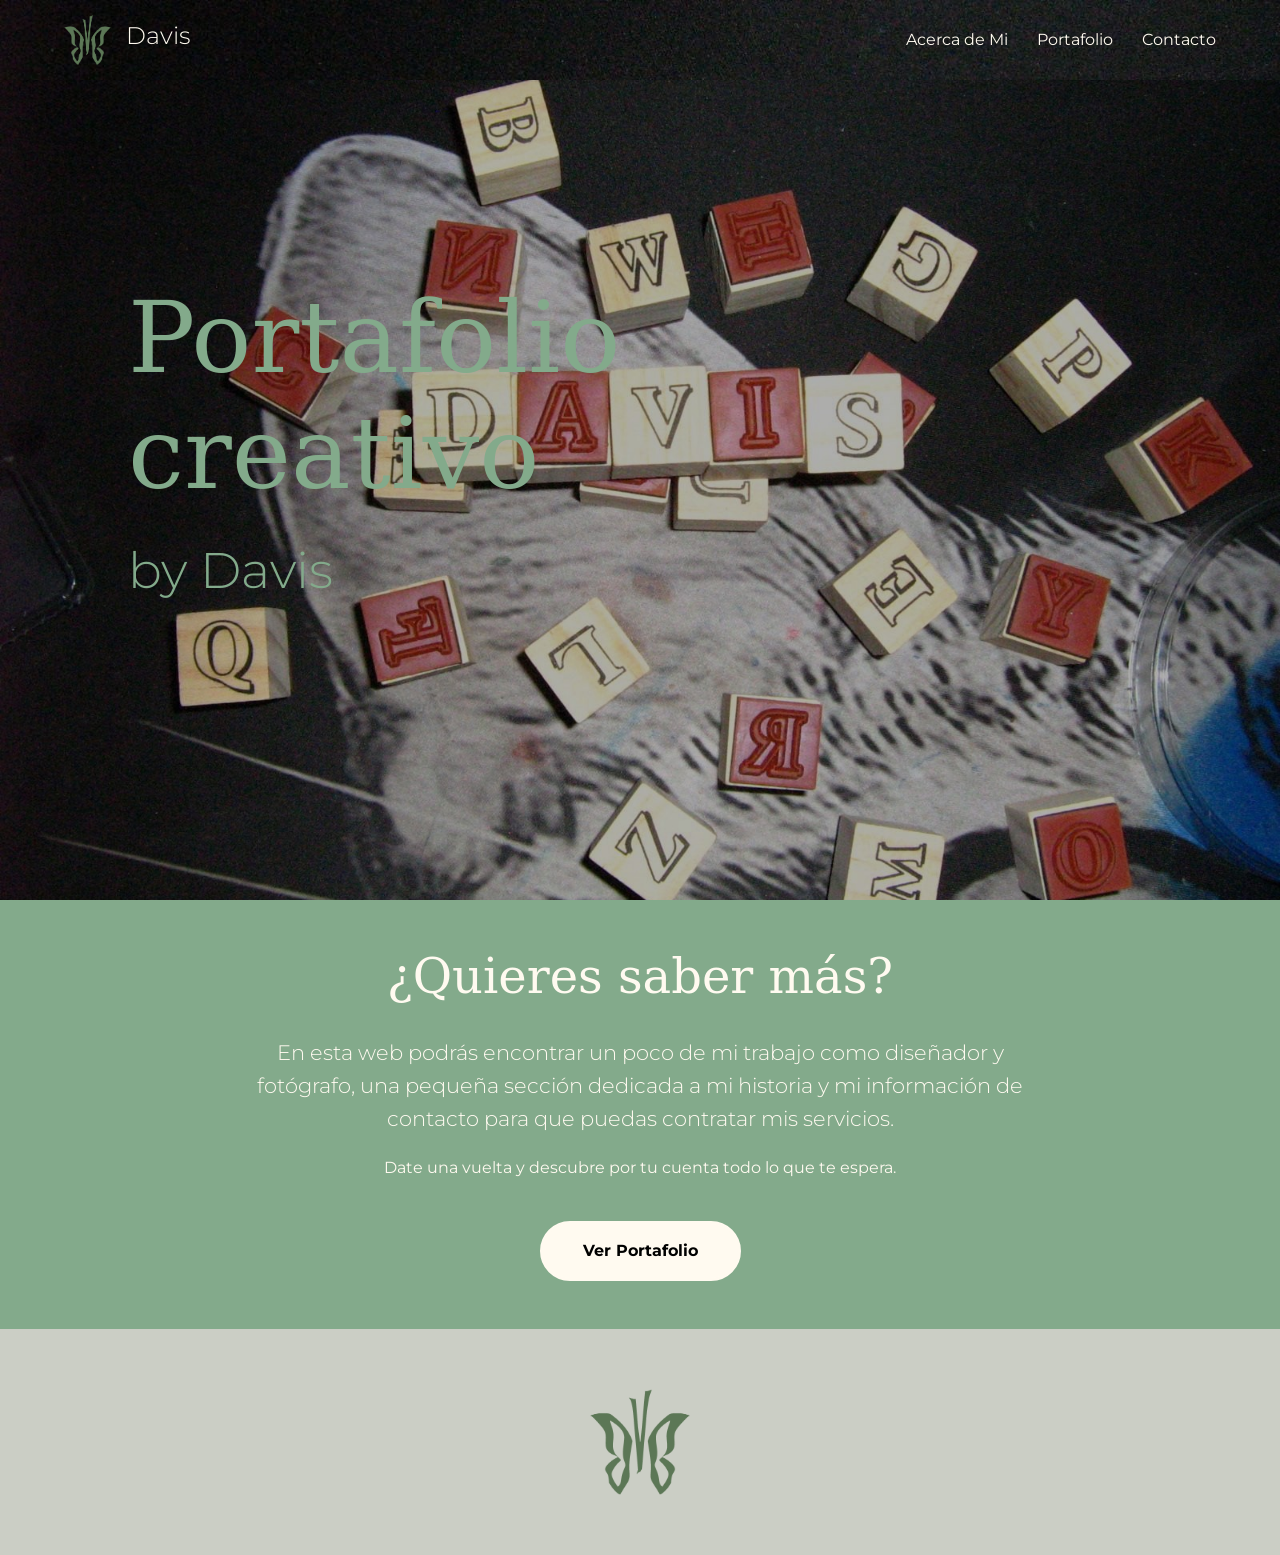
<file: index.html>
<!doctype html>
<html lang="es">
<head>
    <meta charset="utf-8">
    <title>Inicio | Portafolio de Davis</title>
	<!-- Favicon package generated by Favicon.im Generator -->
	<link rel="icon" type="image/x-icon" href="rsrcs/favicon.ico">
	
    <link href="https://cdn.jsdelivr.net/npm/bootstrap@5.3.3/dist/css/bootstrap.min.css" rel="stylesheet" integrity="sha384-QWTKZyjpPEjISv5WaRU9OFeRpok6YctnYmDr5pNlyT2bRjXh0JMhjY6hW+ALEwIH" crossorigin="anonymous">
    
    <link rel="stylesheet" href="inicio.css">
    <link href="https://fonts.googleapis.com/css2?family=Abril+Fatface&family=Montserrat:wght@300;400;700&display=swap" rel="stylesheet">
</head>
<body>
    
    <header class="encabezado">
        <div class="logotipo">
            <a href="index.html"> 
                <img src="rsrcs/Mariposa5.png" alt="Logo de Davis" class="logotipo-img">
            </a>
            <h2 class="logotipo-nombre">Davis</h2>
        </div>
        <nav class="navegacion">
            <a href="acerca.html" class="navegacion-enlace">Acerca de Mi</a>
            <a href="portafolio.html" class="navegacion-enlace">Portafolio</a>
            <a href="contacto.html" class="navegacion-enlace">Contacto</a>
        </nav>
    </header>

    <main>
        <section class="seccion-portada">
            <img src="rsrcs/497526911_3805428859747626_1744167629574728187_n.jpg" alt="Imagen de fondo creativa" class="imagen-fondo">
            <div class="capa-texto">
                <h1 class="titulo-hero">Portafolio<p></p>creativo<br><span>by Davis</span></h1>
            </div>
        </section>

        <section class="seccion-introduccion text-center py-5">
            <h2 class="titulo-secundario">¿Quieres saber más?</h2>
            
            <div class="contenedor-texto">
                <p class="texto-destacado">
                    En esta web podrás encontrar un poco de mi trabajo como diseñador y fotógrafo, una pequeña sección dedicada a mi historia y mi información de contacto para que puedas contratar mis servicios. 
                </p>
                <p class="texto-invitacion">
                    Date una vuelta y descubre por tu cuenta todo lo que te espera.
                </p>
            </div>

            <a href="portafolio.html" class="boton-portafolio btn btn-outline-dark">Ver Portafolio</a>
        </section>
    </main>

    <footer class="pie-pagina">
        <a href="#top">
   			 <img src="rsrcs/Mariposa5.png" alt="Volver arriba" style="width: 100px;">
		</a>
    </footer>

</body>
</html>
</file>
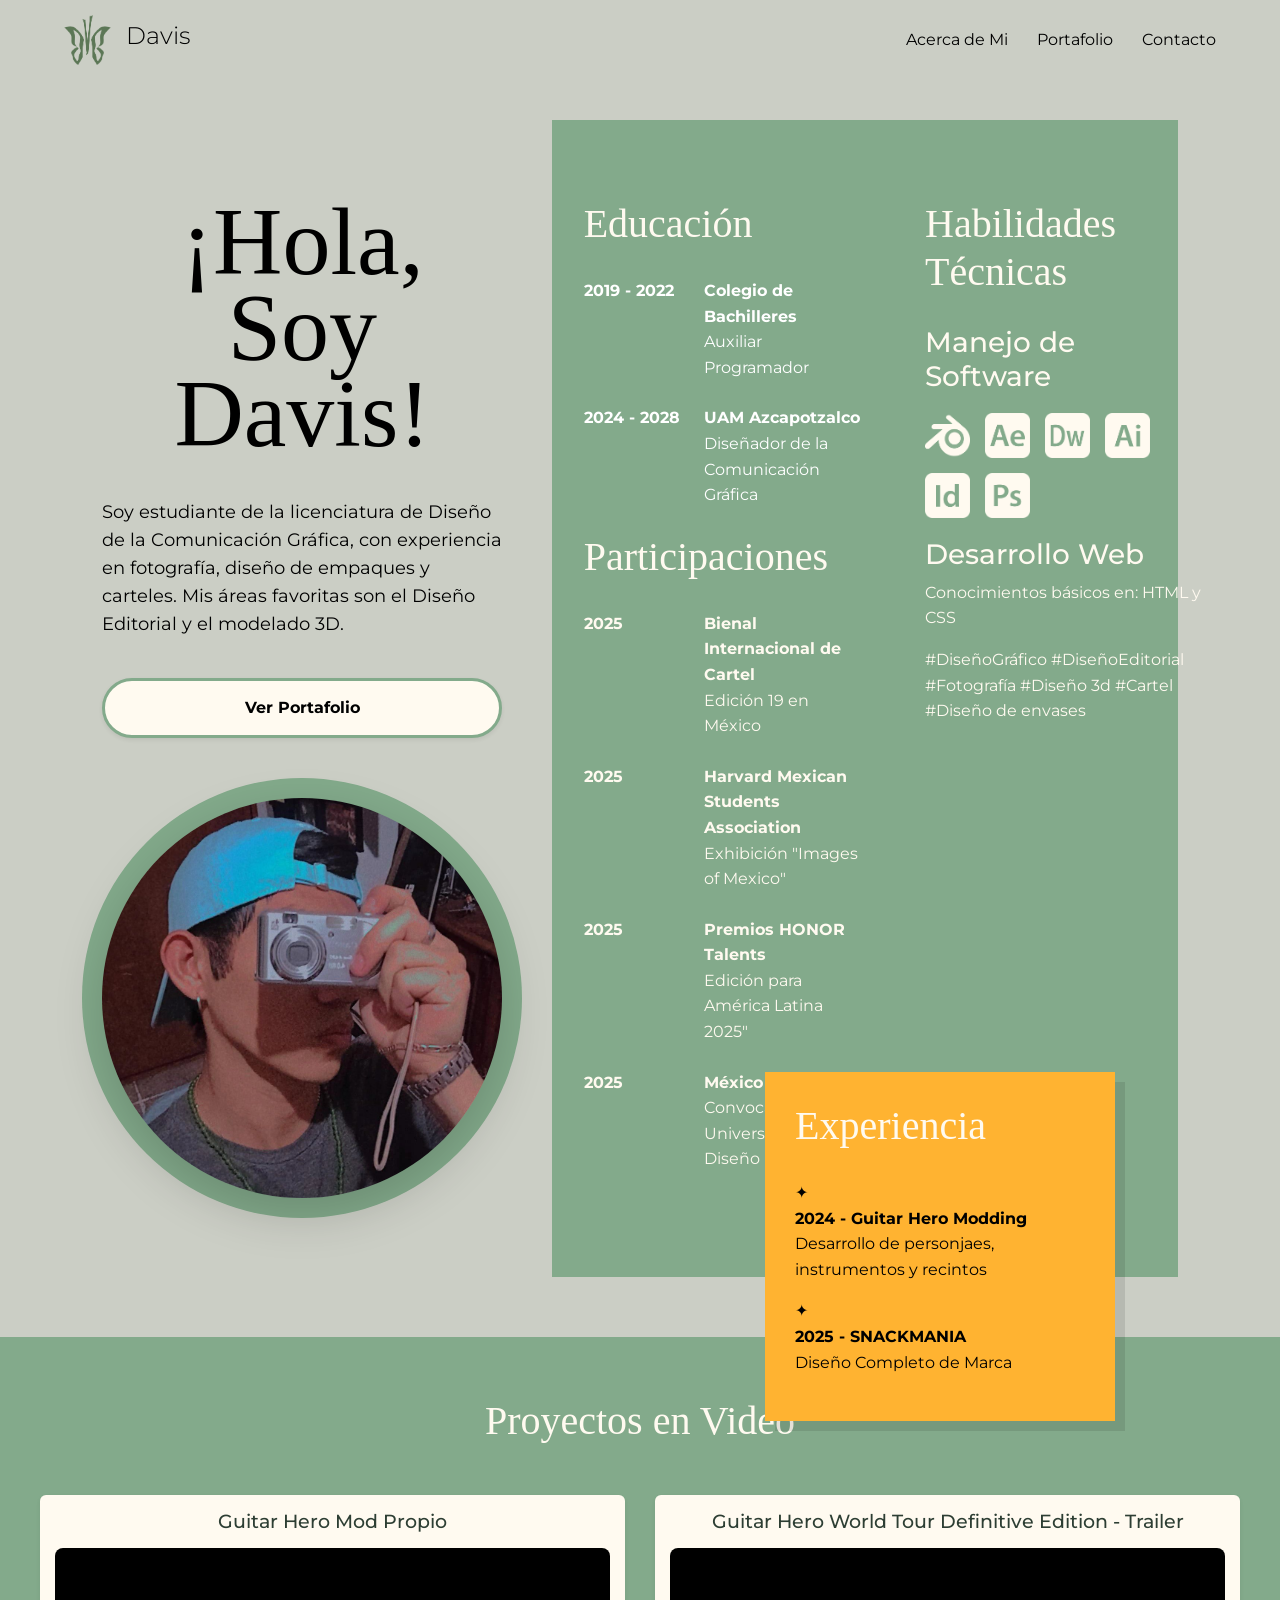
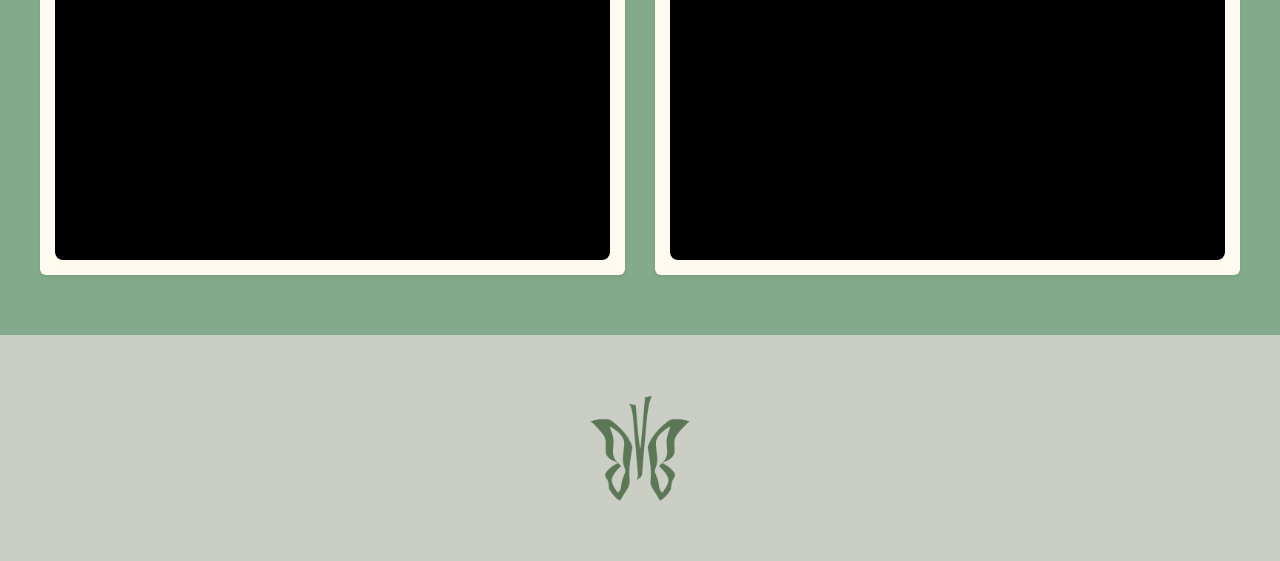
<file: acerca.html>
<!doctype html>
<html lang="es">
<head>
    <meta charset="utf-8">
    <title>Acerca de Mi | Davis</title>
	<!-- Favicon package generated by Favicon.im Generator -->
	<link rel="icon" type="image/x-icon" href="rsrcs/favicon.ico">
    
    <link href="https://cdn.jsdelivr.net/npm/bootstrap@5.3.3/dist/css/bootstrap.min.css" rel="stylesheet">
    
    <link href="acerca.css" rel="stylesheet" type="text/css">
    
    <link rel="preconnect" href="https://fonts.googleapis.com">
    <link rel="preconnect" href="https://fonts.gstatic.com" crossorigin>
    <link href="https://fonts.googleapis.com/css2?family=Cherry+Cream+Soda&family=Montserrat:wght@300;400;700&display=swap" rel="stylesheet">

    
</head>

<body>
    <header class="encabezado">
        <div class="logotipo">
            <a href="index.html"> 
                <img src="rsrcs/Mariposa5.png" alt="Logo de Davis" class="logotipo-img">
            </a>
            <h2 class="logotipo-nombre">Davis</h2>
        </div>
        <nav class="navegacion">
            <a href="acerca.html" class="navegacion-enlace">Acerca de Mi</a>
            <a href="portafolio.html" class="navegacion-enlace">Portafolio</a>
            <a href="contacto.html" class="navegacion-enlace">Contacto</a>
        </nav>
    </header>

    <main class="contenedor-principal">
        <section class="presentacion">
            <div class="columna-texto">
                <h1 class="titulo-principal">¡Hola,<br>Soy Davis!</h1>
                <p class="descripcion-perfil">
                    Soy estudiante de la licenciatura de Diseño de la Comunicación Gráfica, con experiencia en fotografía, diseño de empaques y carteles. Mis áreas favoritas son el Diseño Editorial y el modelado 3D.
                </p>
                <a href="portafolio.html" class="boton-portafolio btn shadow-sm">Ver Portafolio</a>
            </div>

            <div class="columna-imagen">
                <div class="marco-foto">
                    <div class="circulo-decorativo"></div>
                    <img src="rsrcs/Davis.jpg" alt="Fotografía de Davis" class="foto-perfil rounded-circle shadow-lg">
                </div>
            </div>
        </section>

        <section class="bloque-informacion">
            <div class="contenedor-grid">
                
                <div class="columna-izquierda">
                    <h2 class="titulo-seccion">Educación</h2>
                    <article class="item-historial">
                        <span class="fecha">2019 - 2022</span>
                        <div class="detalle"><strong>Colegio de Bachilleres</strong><br>Auxiliar Programador</div>
                    </article>
                    <article class="item-historial">
                        <span class="fecha">2024 - 2028</span>
                        <div class="detalle"><strong>UAM Azcapotzalco</strong><br>Diseñador de la Comunicación Gráfica</div>
                    </article>
                    
                    <h2 class="titulo-seccion">Participaciones</h2>
                    <article class="item-historial oscuro">
                        <span class="fecha">2025</span>
                        <div class="detalle"><strong>Bienal Internacional de Cartel</strong><br>Edición 19 en México</div>
                    </article>
                    <article class="item-historial oscuro">
                        <span class="fecha">2025</span>
                        <div class="detalle"><strong>Harvard Mexican Students Association</strong><br>Exhibición "Images of Mexico"</div>
                    </article>
                    <article class="item-historial oscuro">
                        <span class="fecha">2025</span>
                        <div class="detalle"><strong>Premios HONOR Talents</strong><br>Edición para América Latina 2025"</div>
                    </article>
                    <article class="item-historial oscuro">
                        <span class="fecha">2025</span>
                        <div class="detalle"><strong>México OPEN CITY</strong><br>Convocatorioa Universitaria de Diseño "MCO" 2026</div>
                    </article>
                </div>

                <div class="columna-derecha">
                    <h2 class="titulo-seccion resaltado-amarillo">Habilidades Técnicas</h2>
                    
                    <div class="grupo-software">
                        <h3>Manejo de Software</h3>
                        <div class="lista-iconos">
                            <span class="icono-caja"><img src="rsrcs/blender-svgrepo-com.png" alt="Blender"></span>
                            <span class="icono-caja"><img src="rsrcs/aftereffects-svgrepo-com.png" alt="After Effects"></span>
                            <span class="icono-caja"><img src="rsrcs/dreamweaver-svgrepo-com.png" alt="Dreamweaver"></span>
                            <span class="icono-caja"><img src="rsrcs/illustrator-svgrepo-com.png" alt="Illustrator"></span>
                            <span class="icono-caja"><img src="rsrcs/indesign-svgrepo-com.png" alt="InDesign"></span>
                            <span class="icono-caja"><img src="rsrcs/photoshop-svgrepo-com.png" alt="Photoshop"></span>
                        </div>
                    </div>

                    <div class="desarrollo-web">
                        <h3>Desarrollo Web</h3>
                        <p>Conocimientos básicos en: HTML y CSS</p>
                    </div>

                    <div class="etiquetas-habilidades">
                        <span class="etiqueta">#DiseñoGráfico</span>
                        <span class="etiqueta">#DiseñoEditorial</span>
                        <span class="etiqueta">#Fotografía</span>
                        <span class="etiqueta">#Diseño 3d</span>
                        <span class="etiqueta">#Cartel</span>
                        <span class="etiqueta">#Diseño de envases</span>
                    </div>
                </div>
            </div>

            <aside class="caja-experiencia">
                <h2 class="titulo-seccion">Experiencia</h2>
                <div class="experiencia-item">
                    <span class="estrella">✦</span>
                    <div><strong>2024 - Guitar Hero Modding</strong><p>Desarrollo de personjaes, instrumentos y recintos</p></div>
                </div>
                <div class="experiencia-item">
                    <span class="estrella">✦</span>
                    <div><strong>2025 - SNACKMANIA</strong><p>Diseño Completo de Marca</p></div>
                </div>
            </aside>
        </section>
    </main>
	
	<section class="seccion-videos">
            <h2 class="titulo-seccion" style="color:">Proyectos en Video</h2>
            <div class="contenedor-videos">
                <div class="video-card shadow-sm rounded">
                    <h3>Guitar Hero Mod Propio</h3>
                    <div class="video-wrapper">
                        <iframe src="https://www.youtube.com/embed/20baI8AlyKg" frameborder="0" allowfullscreen></iframe>
                    </div>
                </div>
                <div class="video-card shadow-sm rounded">
                    <h3>Guitar Hero World Tour Definitive Edition - Trailer</h3>
                    <div class="video-wrapper">
                        <iframe src="https://www.youtube.com/embed/51qtFu59r0Q" frameborder="0" allowfullscreen></iframe>
                    </div>
                </div>
            </div>
        </section>
	
	<style>
        .seccion-videos {
			display: block;
            padding: 60px 2%;
            background-color: #83aa8b;
            text-align: center;
        }
        .contenedor-videos {
            gap: 30px;
            margin-top: 40px;
        }
        .video-card {
            background: #fffaf0;
            padding: 15px;
            transition: transform 0.3s ease;
        }
        .video-card:hover {
            transform: translateY(-10px);
        }
        .video-wrapper {
            position: relative;
            padding-bottom: 56.25%;
            height: 0;
            overflow: hidden;
        }
        .video-wrapper iframe {
            position: absolute;
            top: 0;
            left: 0;
            width: 100%;
            height: 100%;
            border-radius: 8px;
        }
    </style>

    <footer class="pie-pagina">
        <a href="#top">
   			 <img src="rsrcs/Mariposa5.png" alt="Volver arriba" style="width: 100px;">
		</a>
    </footer>
</body>
</html>
</file>
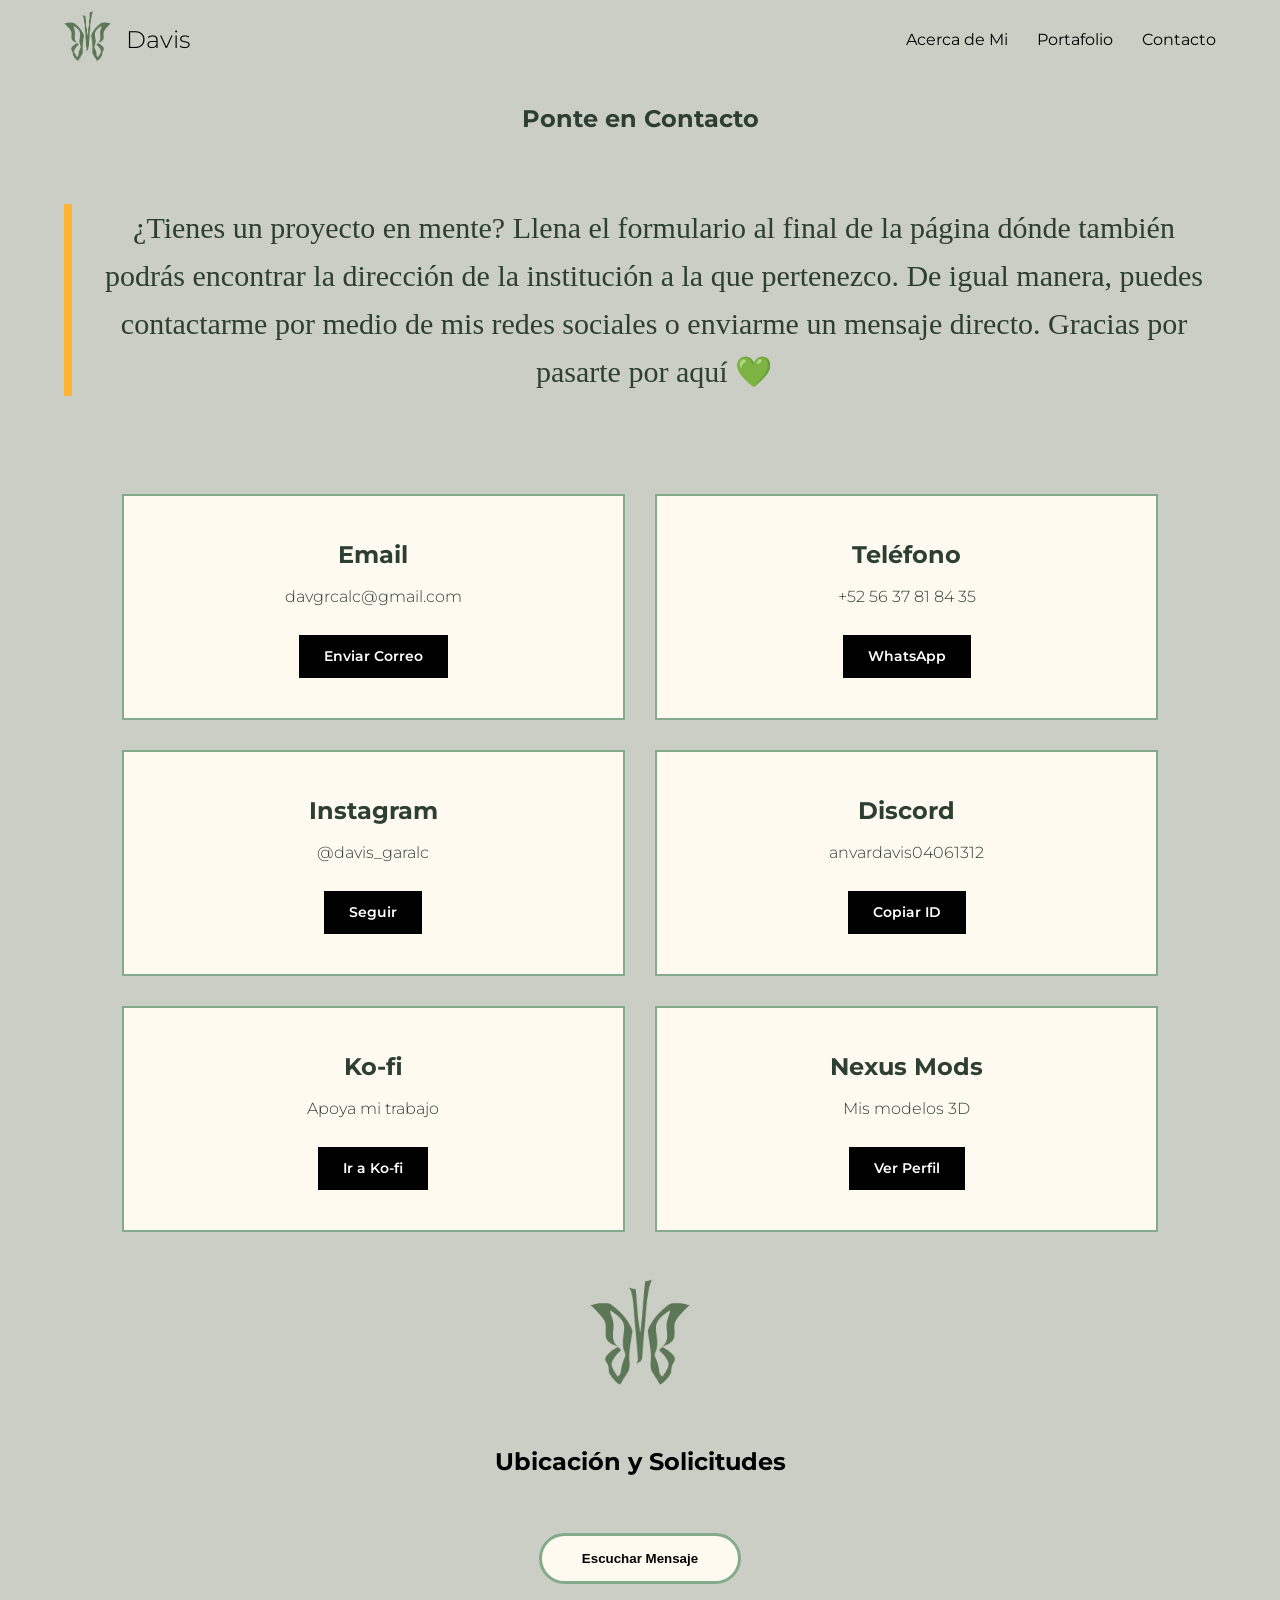
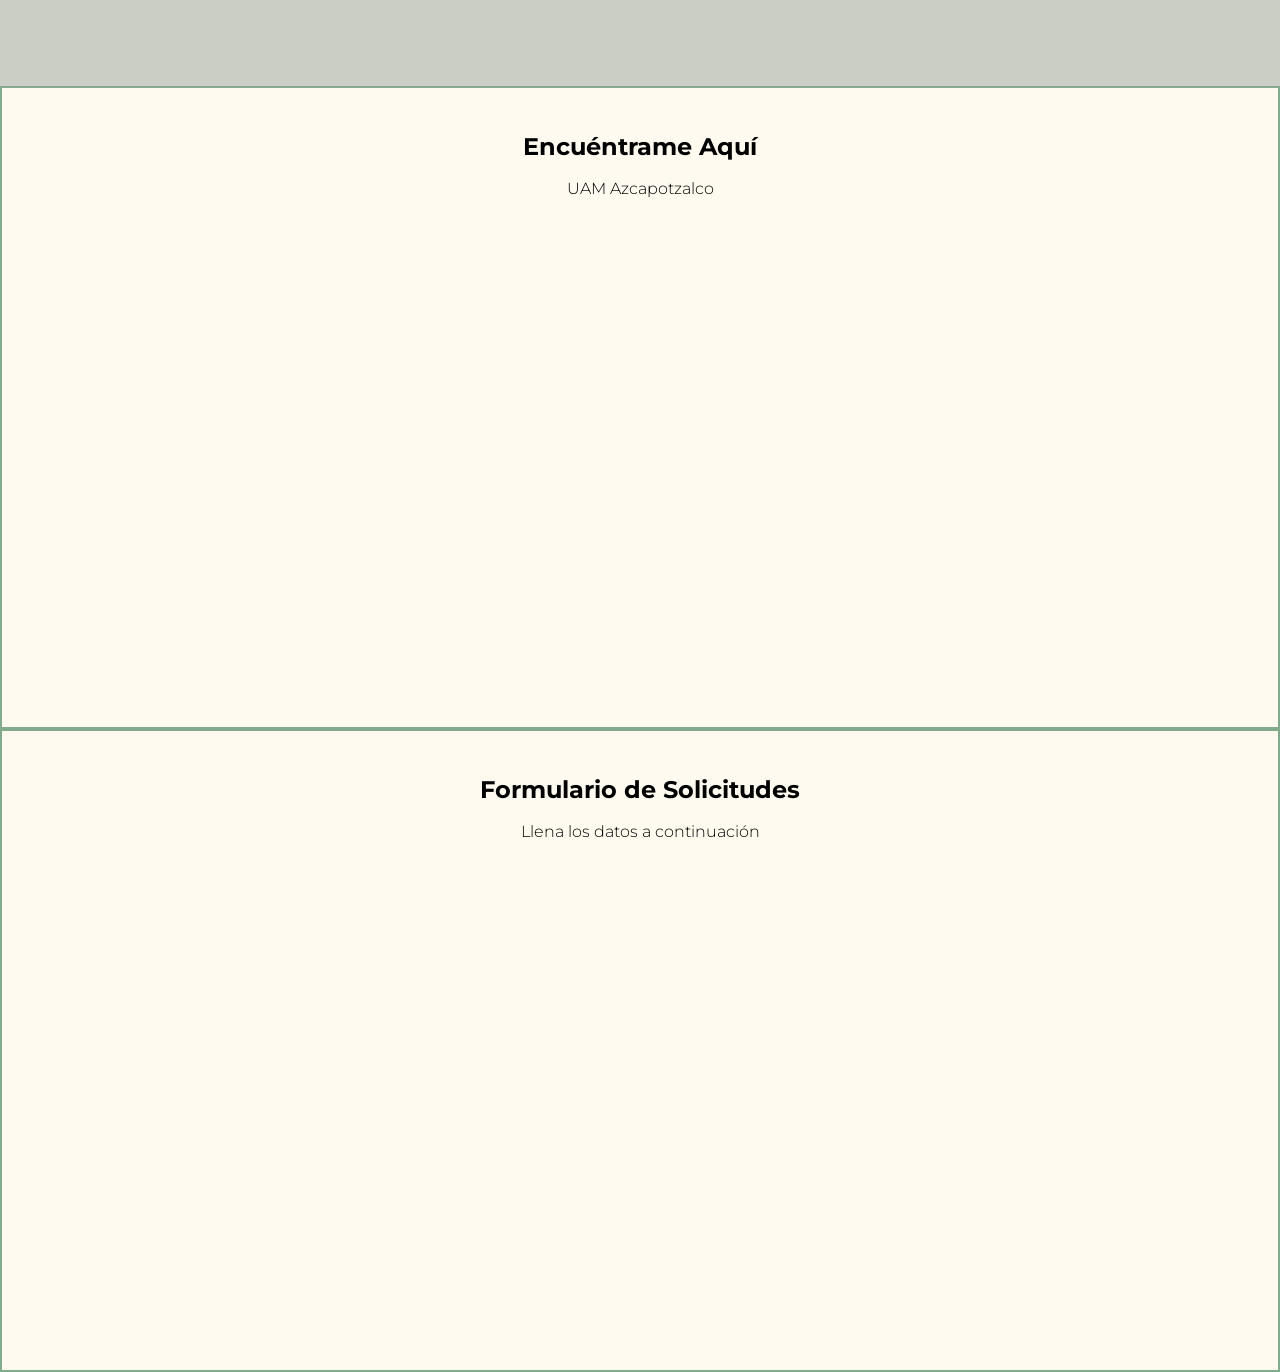
<file: contacto.html>
<!doctype html>
<html lang="es">
<head>
    <meta charset="utf-8">
    <meta name="viewport" content="width=device-width, initial-scale=1.0">
    <title>Contacto | Davis</title>
	<!-- Favicon package generated by Favicon.im Generator -->
	<link rel="icon" type="image/x-icon" href="rsrcs/favicon.ico">
	
    <link rel="stylesheet" href="contacto.css">
    <link href="https://fonts.googleapis.com/css2?family=Abril+Fatface&family=Montserrat:wght@300;400;700&display=swap" rel="stylesheet">
</head>
<body>

    <header class="encabezado">
        <div class="logotipo">
            <a href="index.html"> 
                <img src="rsrcs/Mariposa5.png" alt="Logo de Davis" class="logotipo-img">
            </a>
            <h2 class="logotipo-nombre">Davis</h2>
        </div>
        <nav class="navegacion">
            <a href="acerca.html" class="navegacion-enlace">Acerca de Mi</a>
            <a href="portafolio.html" class="navegacion-enlace">Portafolio</a>
            <a href="contacto.html" class="navegacion-enlace">Contacto</a>
        </nav>
    </header>

    <main class="contenedor-contacto">
        <section class="seccion-trabajo">
            <h1 class="titulo-seccion">Ponte en <span>Contacto</span></h1>
            <br>
            <p class="descripcion-seccion">
                ¿Tienes un proyecto en mente? Llena el formulario al final de la página dónde también podrás encontrar la dirección de la institución a la que pertenezco. De igual manera, puedes contactarme por medio de mis redes sociales o enviarme un mensaje directo. Gracias por pasarte por aquí 💚
            </p>

            <div class="cuadricula-contacto">
                <div class="tarjeta-contacto">
                    <i class="fas fa-envelope icon-contacto"></i>
                    <h3>Email</h3>
                    <p>davgrcalc@gmail.com</p>
                    <a href="mailto:tu-correo@ejemplo.com" class="boton-contacto">Enviar Correo</a>
                </div>

                <div class="tarjeta-contacto">
                    <i class="fas fa-phone icon-contacto"></i>
                    <h3>Teléfono</h3>
                    <p>+52 56 37 81 84 35</p>
                    <a href="https://wa.me/5637818435" target="_blank" class="boton-contacto">WhatsApp</a>
                </div>

                <div class="tarjeta-contacto">
                    <i class="fab fa-instagram icon-contacto"></i>
                    <h3>Instagram</h3>
                    <p>@davis_garalc</p>
                    <a href="https://www.instagram.com/davis_garalc/" target="_blank" class="boton-contacto">Seguir</a>
                </div>

                	<div class="tarjeta-contacto shadow-lg rounded-4">
   					<i class="fab fa-discord icon-contacto"></i>
    				<h3>Discord</h3>
    				<p id="discord-user">anvardavis04061312</p>
    				<a href="#" id="btn-discord" class="boton-contacto" onclick="copiarDiscord(event)">Copiar ID</a>
				</div>

                <div class="tarjeta-contacto">
                    <i class="fas fa-coffee icon-contacto"></i>
                    <h3>Ko-fi</h3>
                    <p>Apoya mi trabajo</p>
                    <a href="https://ko-fi.com/anvardavis/commissions" target="_blank" class="boton-contacto">Ir a Ko-fi</a>
                </div>

                <div class="tarjeta-contacto">
                    <i class="fas fa-cube icon-contacto"></i>
                    <h3>Nexus Mods</h3>
                    <p>Mis modelos 3D</p>
                    <a href="https://www.nexusmods.com/profile/Anvardavis2/mods" target="_blank" class="boton-contacto">Ver Perfil</a>
                </div>
            </div>
        </section>
    </main>
	
	<footer class="pie-pagina">
		<a href="https://www.instagram.com/davis_garalc/" target="new">
   			 <img src="rsrcs/Mariposa5.png" alt="Volver arriba" style="width: 100px;">
		</a>
    </footer>
	
	<section class="seccion-trabajo" style="margin: 0px" >
            <h2 class="titulo-seccion text-center mx-auto mb-5">Ubicación y <span>Solicitudes</span></h2>
            
		<br><br>
		
		<div class="text-center mb-5">
                <audio id="audio-presentacion" src="rsrcs/listen.mp3"></audio>
                
                <button id="btn-reproductor" class="shadow" onclick="alternarAudio()">
                    <i class="fas fa-play me-2"></i> Escuchar Mensaje
                </button>
            </div>
		
			<br><br><br><br>
		
            <div class="container-fluid px-4">
                <div class="row g-5 justify-content-center">
                    
                    <div class="col-lg-6 col-md-12">
                        <div class="tarjeta-contacto shadow-lg rounded-4 h-100 p-4">
                            <i class="fas fa-map-marker-alt icon-contacto"></i>
                            <h3>Encuéntrame Aquí</h3>
                            <p>UAM Azcapotzalco</p>
                            <div class="ratio ratio-1x1" style="height: 460px;">
                                <iframe 
                                    src="https://www.google.com/maps/embed?pb=!1m18!1m12!1m3!1d3761.35378775437!2d-99.18870168461413!3d19.50549728684347!2m3!1f0!2f0!3f0!3m2!1i1024!2i768!4f13.1!3m3!1m2!1s0x85d1f80678eb1789%3A0x8929e081829e9d6f!2sUniversidad%20Aut%C3%B3noma%20Metropolitana%20Azcapotzalco!5e0!3m2!1ses-419!2smx!4v1700000000000!5m2!1ses-419!2smx" 
                                    width="60%" 
                                    height="100%" 
                                    style="border:0; border-radius: 15px;" 
                                    allowfullscreen="" 
                                    loading="lazy" 
                                    referrerpolicy="no-referrer-when-downgrade">
                                </iframe>
                            </div>
                        </div>
                    </div>

                    <div class="col-lg-6 col-md-12">
                        <div class="tarjeta-contacto shadow-lg rounded-4 h-100 p-4">
                            <i class="fas fa-clipboard-list icon-contacto"></i>
                            <h3>Formulario de Solicitudes</h3>
                            <p>Llena los datos a continuación</p>
                            <div style="height: 460px; overflow: hidden; border-radius: 15px;">
                                <iframe 
                                    src="https://docs.google.com/forms/d/e/1FAIpQLSc2x9O72ziRCdtE3h1hqyn4pAHGUkRbwR4eJ5QSmd1CJ2Mjdw/viewform?embedded=true" 
                                    width="100%" 
                                    height="100%" 
                                    frameborder="0" 
                                    marginheight="0" 
                                    marginwidth="0">
                                    Cargando…
                                </iframe>
                            </div>
                        </div>
                    </div>

                </div>
            </div>
        </section>
	
	<script>
    function copiarDiscord(event) {
        event.preventDefault(); 
        const usuarioDiscord = document.getElementById('discord-user').innerText;
        const boton = document.getElementById('btn-discord'); navigator.clipboard.writeText(usuarioDiscord).then(() => {
            boton.innerText = '¡Copiado!';
            boton.style.backgroundColor = 'var(--blanco-floral)';
            boton.style.color = 'var(--negro)';
            setTimeout(() => {
                boton.innerText = 'Copiar ID';
                boton.style.backgroundColor = ''; 
                boton.style.color = '';
            }, 2500);
        }).catch(err => {
            console.error('Hubo un error al copiar el ID: ', err);
            boton.innerText = 'Error';
        });
    }
</script>
	
	<script>
    function alternarAudio() {
        const audio = document.getElementById('audio-presentacion');
        const boton = document.getElementById('btn-reproductor');

        if (audio.paused) {
            audio.play();

            boton.innerHTML = '<i class="fas fa-pause me-2"></i> Pausar Mensaje';
            boton.style.backgroundColor = 'var(--verde-oscuro)';
        } else {
            audio.pause();
            boton.innerHTML = '<i class="fas fa-play me-2"></i> Escuchar Mensaje';
            boton.style.backgroundColor = 'var(--verde-suave)';
        }

        audio.onended = function() {
            boton.innerHTML = '<i class="fas fa-play me-2"></i> Escuchar Mensaje';
            boton.style.backgroundColor = 'var(--verde-suave)';
        };
    }
</script>

</body>
</html>
</file>
<file: inicio.css>
@charset "utf-8";

/* Vínculo al framework online (Animate.css) */
@import url('https://cdnjs.cloudflare.com/ajax/libs/animate.css/4.1.1/animate.min.css');

/* 1. CONFIGURACIÓN GLOBAL Y VARIABLES */
:root {
    --verde-suave: #83aa8b;
    --verde-oscuro: #2D3E33;
    --crema-fondo: #cbcec5;
    --blanco-floral: #fffaf0;
    --naranja-amarillo: #FFB331;
    --negro: #000000;
}

* {
    margin: 0;
    padding: 0;
    box-sizing: border-box;
}

body {
    font-family: 'Montserrat', sans-serif;
    background-color: var(--crema-fondo);
    color: var(--negro);
    overflow-x: hidden;
    line-height: 1.6;
}

/* 2. ENCABEZADO (Header)*/
.encabezado {
	background-image: url("rsrcs/franja.jpg");
    position: fixed;
    top: 0;
    width: 100%;
    z-index: 9999;
	color: var(--blanco-floral);
    display: flex;
    justify-content: space-between;
    align-items: center;
    padding: 10px 5%;
    height: 80px;
}

.logotipo {
    display: flex;
    align-items: center;
    gap: 15px;
}

.logotipo-img {
    height: 50px;
}

.logotipo-nombre {
    font-weight: 300;
    font-size: 1.5rem;
}

.navegacion-enlace {
    text-decoration: none;
    color: var(--blanco-floral);
    margin-left: 25px;
    transition: color 0.3s;
    font-weight: 400;
}

.navegacion-enlace:hover {
    color: var(--verde-suave);
}


/* 3. SECCIÓN DE PORTADA (Hero) */
.seccion-portada {
    position: relative;
    width: 100%;
    height: 100vh;
    margin-top: 0;
}

.imagen-fondo {
    width: 100%;
    height: 100%;
    object-fit: cover;
    object-position: top;
    display: block;
}

.capa-texto {
    position: absolute;
    top: 50%;
    left: 10%;
    transform: translateY(-50%);
    color: var(--verde-suave);
    z-index: 2;
}

.titulo-hero {
    font-family: Constantia, 'Lucida Bright', 'DejaVu Serif', Georgia, 'serif';
    font-size: 100px;
    line-height: 1;
    /* Estilo 1: Aplicación de animación del framework */
    animation: fadeInDown; 
    animation-duration: 1.5s;
}

.titulo-hero span {
    font-size: 0.5em;
    font-family: 'Montserrat', sans-serif;
    font-weight: 300;
}

/* 4. SECCIÓN DE INTRODUCCIÓN */
.seccion-introduccion {
    background-color: var(--verde-suave);
    color: var(--blanco-floral);
    padding: 100px 15%;
    text-align: center;
}

.titulo-secundario {
    font-family: Constantia, 'Lucida Bright', 'DejaVu Serif', Georgia, 'serif';
    font-size: 3rem;
    margin-bottom: 30px;
}

.contenedor-texto {
    max-width: 800px;
    margin: 0 auto 40px;
}

.texto-destacado {
    font-size: 1.3rem;
    font-weight: 300;
    margin-bottom: 20px;
}

/* Estilo para el enlace con apariencia de botón */
.boton-portafolio {
    display: inline-block;
    padding: 15px 40px;
    border: 3px solid var(--blanco-floral);
    border-radius: 50px;
    background: var(--blanco-floral);
    color: var(--negro);
    text-decoration: none;
    font-weight: 700;
    transition: all 0.3s ease;
    animation: pulse;
    animation-duration: 2s;
    animation-iteration-count: infinite;
}

.boton-portafolio:hover {
    background: var(--verde-suave);
	border: 3px solid var(--blanco-floral);
    color: white;
    transform: scale(1.05);
}

/* 5. PIE DE PÁGINA */
.pie-pagina {
    background-color: var(--crema-fondo);
    padding: 60px 0;
    text-align: center;
}

.logotipo-final {
    height: 100px;
    display: block;
    margin: 0 auto;
}

/* 6. RESPONSIVE */
@media (max-width: 768px) {
    .encabezado {
        padding: 0 20px;
    }
    
    .navegacion {
        gap: 10px;
    }
    
    .navegacion-enlace {
        font-size: 0.8rem;
    }
    
    .seccion-introduccion {
        padding: 60px 5%;
    }

    .titulo-hero {
        font-size: 60px;
    }
}
</file>
<file: acerca.css>
@charset "utf-8";

/* Vínculo al framework online (Animate.css) */
@import url('https://cdnjs.cloudflare.com/ajax/libs/animate.css/4.1.1/animate.min.css');

/* 1. COLORES Y CONFIGURACIÓN GLOBAL */
:root {
    --verde-suave: #83aa8b;
    --verde-oscuro: #2D3E33;
    --crema-fondo: #cbcec5;
    --blanco-floral: #fffaf0;
    --naranja-amarillo: #FFB331;
    --negro: #000000;
}

* {
    margin: 0;
    padding: 0;
    box-sizing: border-box;
}

body {
    font-family: 'Montserrat', sans-serif;
    background-color: var(--crema-fondo);
    color: var(--blanco-floral);
    overflow-x: hidden;
    line-height: 1.6;
}

/* 2. ENCABEZADO Y NAVEGACIÓN */
.encabezado {
    position: fixed;
    top: 0;
    width: 100%;
    z-index: 9999;
	color: var(--negro);
    background-color: var(--crema-fondo);
    display: flex;
    justify-content: space-between;
    align-items: center;
    padding: 10px 5%;
    height: 80px;
}

.logotipo {
    display: flex;
    align-items: center;
    gap: 15px;
}

.logotipo-img {
    height: 50px;
}

.logotipo-nombre {
    font-weight: 300;
    font-size: 1.5rem;
}

.navegacion-enlace {
    text-decoration: none;
    color: var(--negro);
    margin-left: 25px;
    transition: color 0.3s;
    font-weight: 400;
}

.navegacion-enlace:hover {
    color: var(--verde-suave);
}

/* 3. SECCIÓN PRESENTACIÓN (HERO) */
.contenedor-principal {
    display: flex;
    min-height: 100vh;
    padding: 120px 8% 60px;
    gap: 50px;
    align-items: center;
}

.columna-texto {
    flex: 1;
}

.titulo-principal {
	color: black;
    font-family: 'Abril Fatface', cursive;
    font-size: clamp(3rem, 8vw, 6rem);
    line-height: 0.9;
    margin-bottom: 20px;
    text-align: center;
}

.descripcion-perfil {
	color: var(--negro);
    font-size: 1.1rem;
    max-width: 500px;
    margin-bottom: 40px;
    margin-top: 40px;
}

.boton-portafolio {
    display: flex;
	justify-content: center;
    padding: 15px 40px;
    border: 3px solid var(--verde-suave);
    border-radius: 50px;
    background: var(--blanco-floral);
    color: var(--negro);
    text-decoration: none;
    font-weight: 700;
    transition: all 0.3s ease;
    animation: pulse;
    animation-duration: 2s;
    animation-iteration-count: infinite;
}

.boton-portafolio:hover {
    background: var(--verde-suave);
	border: 3px solid var(--blanco-floral);
    color: white;
    transform: scale(1.05);
}

/* 4. MARCO DE FOTO Y CÍRCULOS */
.columna-imagen {
    flex: 1;
    display: flex;
    justify-content: center;
    position: relative;
}

.marco-foto {
    position: relative;
    width: 400px;
    height: 400px;
    margin-top: 60px;
}

.foto-perfil {
    width: 100%;
    height: 100%;
    object-fit: cover;
    border-radius: 50%;
    position: relative;
    z-index: 2;
    animation: backInLeft;
    animation-duration: 1.5s;
}

.circulo-decorativo {
    position: absolute;
    width: 110%;
    height: 110%;
    background-color: var(--verde-suave);
    border-radius: 50%;
    top: -5%;
    left: -5%;
    z-index: 1;
}

/* 5. BLOQUE DE INFORMACIÓN (GRID) */
.bloque-informacion {
    position: relative;
    background-color: var(--verde-suave);
    padding: 80px 0;
    margin-left: auto;
    height: auto;
    width: auto;
}

.contenedor-grid {
    display: grid;
    grid-template-columns: 50% 50%;
    max-width: 1200px;
    margin: 0 auto;
    padding: 0 5%;
    gap: 60px;
}

.titulo-seccion {
    font-family: 'Abril Fatface', cursive;
    font-size: 2.5rem;
    margin-bottom: 30px;
    color: var(--blanco-floral);
}

.resaltado-amarillo {
    color: var(--blanco-floral);
}

/* 6. LÍNEA DE TIEMPO E ÍCONOS */
.item-historial {
    display: flex;
    gap: 20px;
    margin-bottom: 25px;
    color: white;
}

.item-historial.oscuro {
    color: var(--blanco-floral);
}

.fecha {
    font-weight: 700;
    min-width: 100px;
}

.grupo-software{
    color: var(--blanco-floral);
    font-weight: 400;
}

.lista-iconos {
    display: flex;
    flex-wrap: wrap;
    gap: 15px;
    margin: 20px 0;
}

.icono-caja img {
    width: 45px;
    height: 45px;
    transition: transform 0.3s;
}

.icono-caja img:hover {
    transform: translateY(-5px);
}

/* 7. CAJA DE EXPERIENCIA FLOTANTE */
.caja-experiencia {
    margin-top: -20%;
    position: absolute;
    right: 10%;
    background-color: var(--naranja-amarillo);
    color: var(--negro);
    width: 350px;
    padding: 30px;
    box-shadow: 10px 10px 0px rgba(0,0,0,0.1);
    z-index: 10;
    animation: pulse;
    animation-duration: 2s;
    animation-iteration-count: infinite;
}

/* 10. SECCIÓN DE VIDEOS RESPONSIVA */
.seccion-videos {
    background-color: var(--blanco-floral);
    padding: 80px 8%;
    clear: both;
}

.seccion-videos .titulo-seccion {
    color: var(--blanco-floral);
    text-align: center;
    margin-bottom: 50px;
}

.contenedor-videos {
    display: grid;
    grid-template-columns: repeat(2, 1fr);
    gap: 40px;
    max-width: 1200px;
    margin: 0 auto;
}

.video-card {
    background: white;
    padding: 20px;
    border-radius: 15px;
    box-shadow: 0 10px 30px rgba(0,0,0,0.05);
    transition: transform 0.3s ease;
}

.video-card:hover {
    transform: translateY(-10px);
}

.video-card h3 {
    margin-bottom: 15px;
    font-size: 1.2rem;
    color: var(--verde-oscuro);
}

.video-wrapper {
    position: relative;
    padding-bottom: 56.25%; 
    height: 0;
    overflow: hidden;
    border-radius: 8px;
    background: #000;
}

.video-wrapper iframe {
    position: absolute;
    top: 0;
    left: 0;
    width: 100%;
    height: 100%;
    border: 0;
}

/* 8. PIE DE PÁGINA */
.pie-pagina {
    background-color: var(--crema-fondo);
    padding: 60px 0;
    text-align: center;
}

.logotipo-final {
    height: 100px;
    display: block;
    margin: 0 auto;
}

@media (max-width: 992px) {
    .contenedor-principal, .contenedor-grid {
        grid-template-columns: 100%;
        flex-direction: column;
        text-align: center;
    }

    .columna-texto, .columna-derecha {
        display: flex;
        flex-direction: column;
        align-items: center;
    }

    .boton-portafolio {
        margin-left: 0;
    }

    .caja-experiencia {
        position: relative;
        top: 0;
		left: 40px;
		width: 100%;
        margin-top: 40px;
    }

    .titulo-principal {
        font-size: 3.5rem;
    }
    
    .marco-foto {
        width: 280px;
        height: 280px;
    }

    .contenedor-videos {
        grid-template-columns: 100%;
        gap: 25px;
    }
    
    .seccion-videos {
        padding: 60px 5%;
    }
}
</file>
<file: contacto.css>
@charset "utf-8";

/* Vínculo al framework online (Animate.css) */
@import url('https://cdnjs.cloudflare.com/ajax/libs/animate.css/4.1.1/animate.min.css');

/* 1. COLORES Y CONFIGURACIÓN GLOBAL */
:root {
    --verde-suave: #83aa8b;
    --verde-oscuro: #2D3E33;
    --crema-fondo: #cbcec5;
    --blanco-floral: #fffaf0;
    --naranja-amarillo: #FFB331;
    --negro: #000000;
}

* {
    margin: 0;
    padding: 0;
    box-sizing: border-box;
}

body {
    font-family: 'Montserrat', sans-serif;
	text-align: center;
    background-color: var(--crema-fondo);
    color: var(--negro);
    overflow-x: hidden;
    line-height: 1.6;
}

/* 2. ENCABEZADO Y NAVEGACIÓN */
.encabezado {
    position: fixed;
    top: 0;
    width: 100%;
    z-index: 9999;
    background-color: var(--crema-fondo);
    display: flex;
    justify-content: space-between;
    align-items: center;
    padding: 10px 5%;
    height: 80px;
}

.logotipo {
    display: flex;
    align-items: center;
    gap: 15px;
}

.logotipo-img {
    height: 50px;
}

.logotipo-nombre {
    font-weight: 300;
    font-size: 1.5rem;
}

.navegacion-enlace {
    text-decoration: none;
    color: var(--negro);
    margin-left: 25px;
    transition: color 0.3s;
    font-weight: 400;
}

.navegacion-enlace:hover {
    color: var(--verde-suave);
}

/* ESTILOS ESPECÍFICOS DE CONTACTO */
.contenedor-contacto{
	padding: 100px 5% 50px;
	text-align: center;
	color: var(--verde-oscuro);

}

.descripcion-seccion {
	font-family: Cambria, "Hoefler Text", "Liberation Serif", Times, "Times New Roman", "serif";
    font-size: 30px;
	text-align: center;
	margin-top: 40px;
	margin-bottom: 40px;
    border-left: 8px solid var(--naranja-amarillo);
    padding-left: 20px;
}

.cuadricula-contacto {
	font-family: 'Montserrat', sans-serif;
	padding: 5%;
    display: grid;
    grid-template-columns: repeat(auto-fit, minmax(460px, 1fr));
    gap: 30px;
    justify-content: center;
}

.tarjeta-contacto{
    background-color: var(--blanco-floral);
    padding: 40px 20px;
    text-align: center;
    border: 2px solid var(--verde-suave);
    transition: transform 0.3s ease, border-color 0.3s ease;
}

.tarjeta-contacto:hover {
    transform: translateY(-10px);
	background-color: var(--verde-suave);
    border-color: var(--blanco-floral);
	color: var(--blanco-floral);
}

.icon-contacto {
    font-size: 3rem;
    color: var(--verde-suave);
    margin-bottom: 20px;
}

.tarjeta-contacto h3 {
    font-family: 'Montserrat', sans-serif;
	font-weight: bold;
    margin-bottom: 10px;
    font-size: 1.5rem;
}

.tarjeta-contacto p {
    margin-bottom: 25px;
    font-weight: 300;
}

.boton-contacto {
    display: inline-block;
    text-decoration: none;
    background-color: var(--negro);
    color: white;
    padding: 10px 25px;
    font-weight: 600;
    font-size: 0.9rem;
    transition: background-color 0.3s;
}

.boton-contacto:hover {
    background-color: var(--blanco-floral);
    color: var(--negro);
}

.shadow {
    display: inline-block;
    justify-content: center;
    padding: 15px 40px;
    border: 3px solid var(--verde-suave);
    border-radius: 50px;
    background: var(--blanco-floral);
    color: var(--negro);
    text-decoration: none;
    font-weight: 700;
    transition: all 0.3s ease;
    animation: pulse;
    animation-duration: 2s;
    animation-iteration-count: infinite;
}

.shadow:hover {
    background: var(--verde-suave);
	border: 3px solid var(--blanco-floral);
    color: white;
    transform: scale(1.05);
}

/* 8. PIE DE PÁGINA */
.pie-pagina {
    background-color: var(--crema-fondo);
	margin-bottom: 50px;
	margin-top: -60px;
    text-align: center;
}

.logotipo-final {
    height: 100px;
    display: block;
    margin: 0 auto;
}

/* Ajuste para móviles */
@media (max-width: 600px) {
    .cuadricula-contacto {
        grid-template-columns: 1fr;
    }
}
</file>
